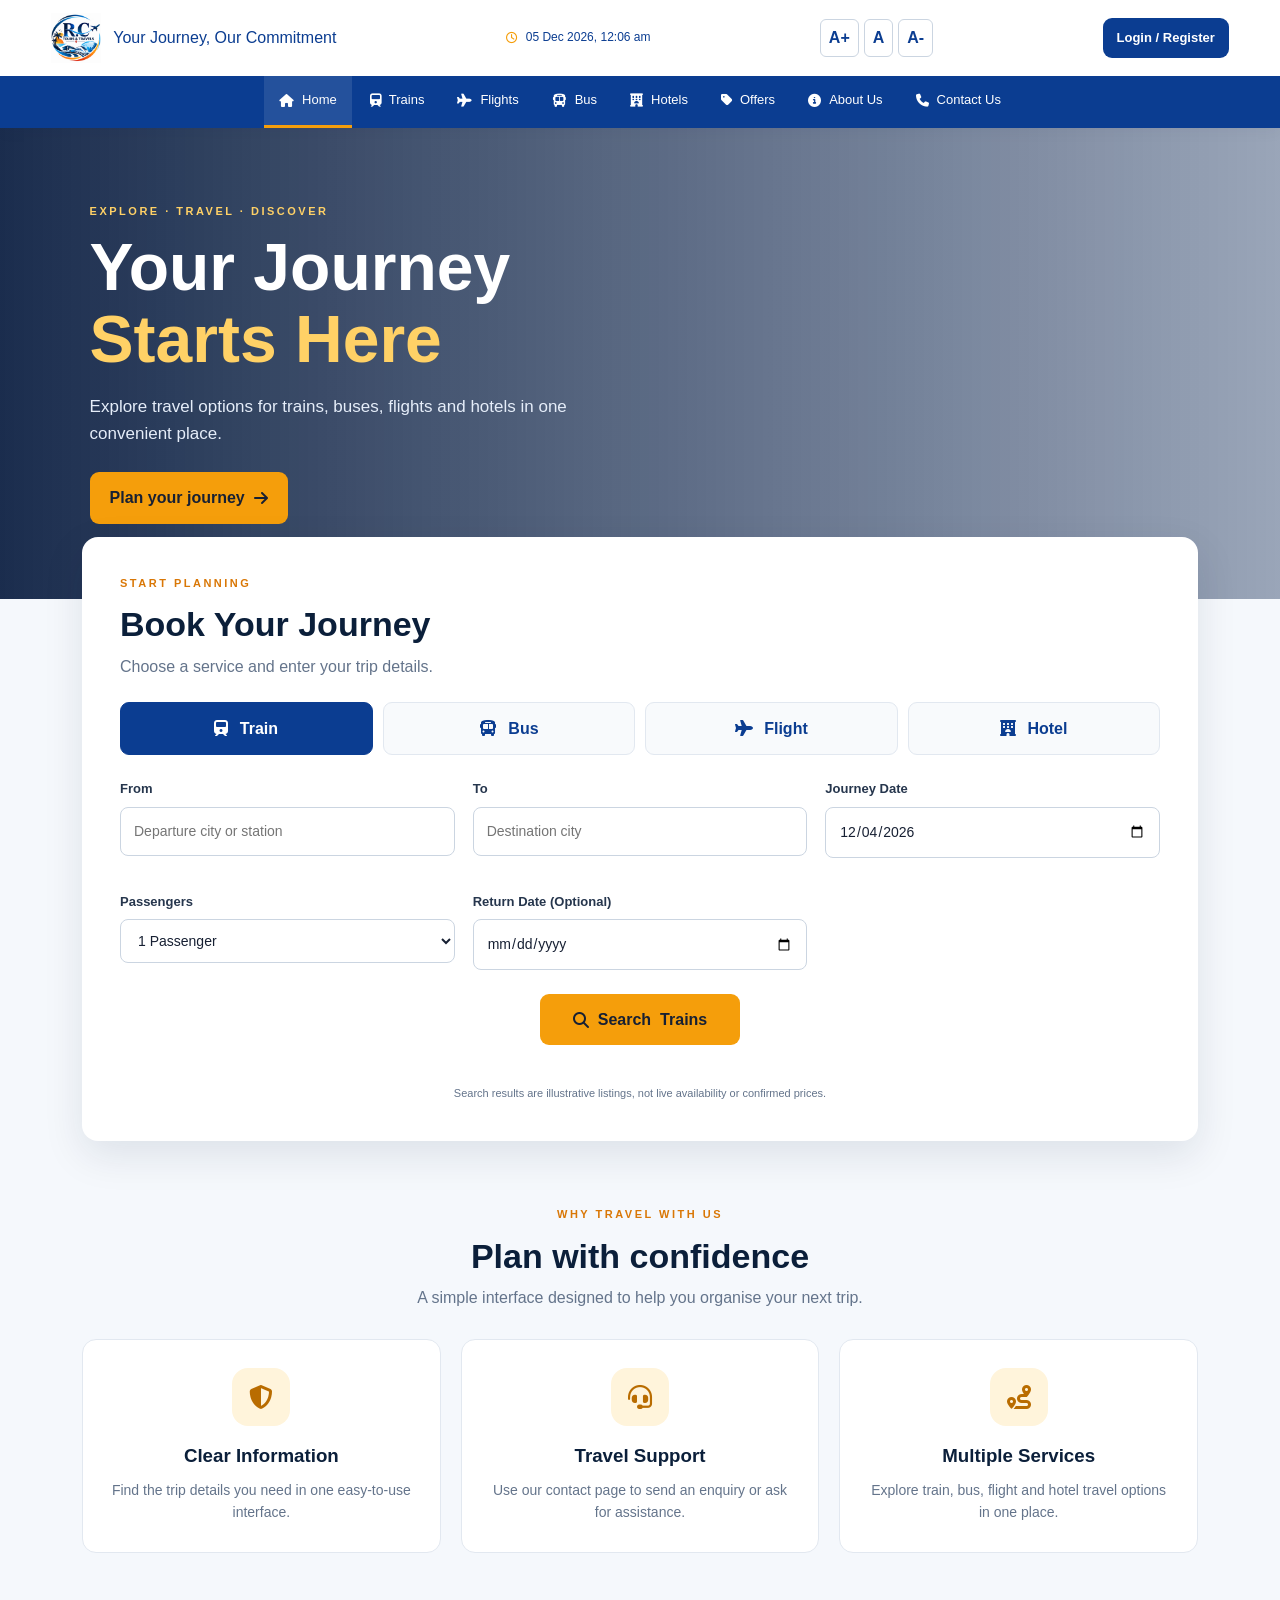
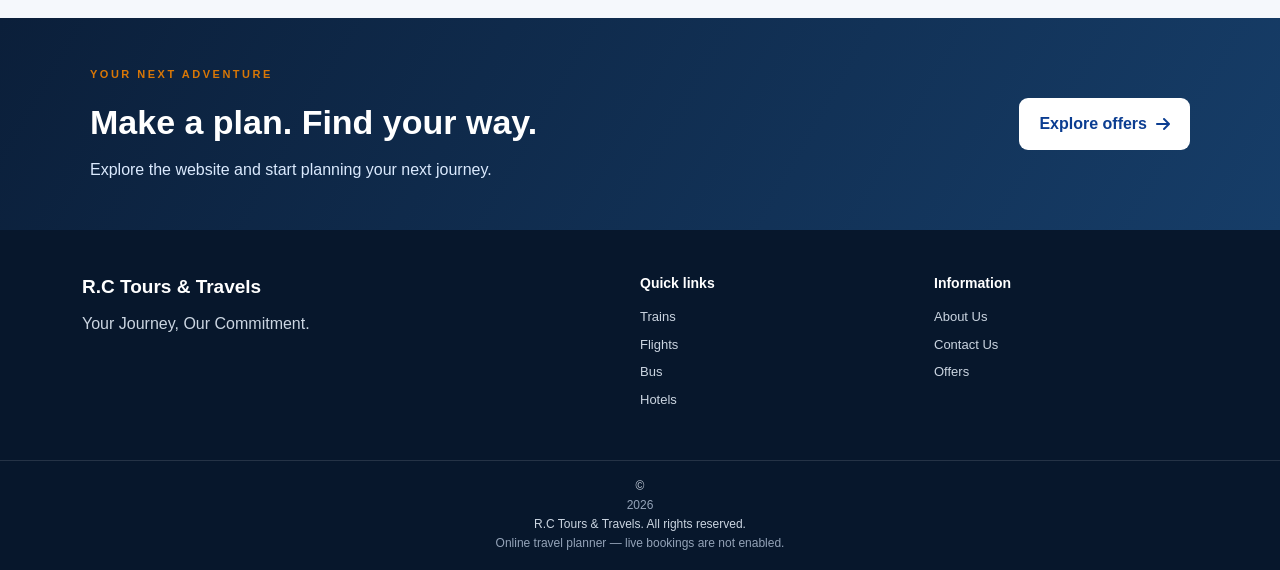
<file: rc_tours_travels/index.html>
<!DOCTYPE html>
<html lang="en">
<head>
  <meta charset="UTF-8">
  <meta name="viewport" content="width=device-width, initial-scale=1.0">
  <meta name="description" content="Plan your train, bus, flight and hotel journey with R.C Tours & Travels.">
  <title>R.C Tours & Travels | Home</title>
  <link rel="stylesheet" href="https://cdnjs.cloudflare.com/ajax/libs/font-awesome/6.7.2/css/all.min.css">
  <link rel="stylesheet" href="style.css">
</head>
<body>
<header class="site-header">
  <div class="top-header">
    <a href="index.html" class="logo">
            <img src="images/logo.png.png"
                 alt="R.C Tours & Travels Logo" width="50" height="50">
            <span>Your Journey, Our Commitment</span></a>
    <div class="navbar-time"><i class="fa-regular fa-clock"></i><span id="currentDateTime"></span></div>
    <div class="accessibility-controls" aria-label="Text size controls">
      <button type="button" id="zoomIn" aria-label="Increase text size">A+</button>
      <button type="button" id="resetZoom" aria-label="Reset text size">A</button>
      <button type="button" id="zoomOut" aria-label="Decrease text size">A-</button>
    </div>
    <a class="button button-small" href="contact.html">Login / Register</a>
  </div>
  <nav class="navbar" aria-label="Main navigation">
    <a class="active" href="index.html"><i class="fa-solid fa-house"></i> Home</a>
    <a href="trains.html"><i class="fa-solid fa-train"></i> Trains</a>
    <a href="flights.html"><i class="fa-solid fa-plane"></i> Flights</a>
    <a href="buses.html"><i class="fa-solid fa-bus"></i> Bus</a>
    <a href="hotels.html"><i class="fa-solid fa-hotel"></i> Hotels</a>
    <a href="offers.html"><i class="fa-solid fa-tag"></i> Offers</a>
    <a href="about.html"><i class="fa-solid fa-circle-info"></i> About Us</a>
    <a href="contact.html"><i class="fa-solid fa-phone"></i> Contact Us</a>
  </nav>
</header>

<main>
  <section class="hero">
    <div class="hero-content">
      <p class="eyebrow">EXPLORE · TRAVEL · DISCOVER</p>
      <h1>Your Journey<br><span>Starts Here</span></h1>
      <p>Explore travel options for trains, buses, flights and hotels in one convenient place.</p>
      <a href="#booking" class="button">Plan your journey <i class="fa-solid fa-arrow-right"></i></a>
    </div>
  </section>

  <section class="booking-section section-wrap" id="booking">
    <div class="booking-card">
      <div class="section-heading left">
        <p class="eyebrow">START PLANNING</p>
        <h2>Book Your Journey</h2>
        <p>Choose a service and enter your trip details.</p>
      </div>
      <div class="booking-tabs" role="tablist" aria-label="Travel service">
        <button type="button" class="booking-tab active" data-service="train"><i class="fa-solid fa-train"></i> Train</button>
        <button type="button" class="booking-tab" data-service="bus"><i class="fa-solid fa-bus"></i> Bus</button>
        <button type="button" class="booking-tab" data-service="flight"><i class="fa-solid fa-plane"></i> Flight</button>
        <button type="button" class="booking-tab" data-service="hotel"><i class="fa-solid fa-hotel"></i> Hotel</button>
      </div>
      <form id="bookingForm">
        <div class="form-grid">
          <div class="form-group" id="fromGroup"><label for="from">From</label><input type="text" id="from" name="from" placeholder="Departure city or station" list="citySuggestions" required></div>
          <div class="form-group"><label for="to" id="toLabel">To</label><input type="text" id="to" name="to" placeholder="Destination city" list="citySuggestions" required></div>
          <datalist id="citySuggestions">
            <option value="Mumbai"><option value="Mumbai Central"><option value="New Delhi"><option value="Delhi"><option value="Pune"><option value="Nashik"><option value="Nagpur"><option value="Bengaluru"><option value="Hyderabad"><option value="Chennai"><option value="Kolkata"><option value="Jaipur"><option value="Ahmedabad"><option value="Goa"><option value="Manali"><option value="Mysore"><option value="Lucknow"><option value="Bhopal"><option value="Surat"><option value="Amritsar">
          </datalist>
          <div class="form-group"><label for="JourneyDate" id="dateLabel">Journey Date</label><input type="date" id="JourneyDate" name="date" required></div>
          <div class="form-group" id="travellersGroup"><label for="travellers" id="travellersLabel">Passengers</label><select id="travellers" name="travellers"><option value="1">1 Passenger</option><option value="2">2 Passengers</option><option value="3">3 Passengers</option><option value="4">4 Passengers</option><option value="5">5 Passengers</option><option value="6">6 Passengers</option></select></div>
          <div class="form-group" id="returnGroup"><label for="returnDate">Return Date (Optional)</label><input type="date" id="returnDate" name="returnDate"></div>
        </div>
        <button type="submit" class="button search-btn"><i class="fa-solid fa-magnifying-glass"></i> Search <span id="searchService">Trains</span></button>
        <p id="bookingMessage" class="form-status" role="status" aria-live="polite"></p>
        <p class="disclaimer">Search results are illustrative listings, not live availability or confirmed prices.</p>
      </form>
    </div>
  </section>

  <section class="section-wrap benefits">
    <div class="section-heading"><p class="eyebrow">WHY TRAVEL WITH US</p><h2>Plan with confidence</h2><p>A simple interface designed to help you organise your next trip.</p></div>
    <div class="card-grid three">
      <article class="feature-card"><div class="feature-icon"><i class="fa-solid fa-shield-halved"></i></div><h3>Clear Information</h3><p>Find the trip details you need in one easy-to-use interface.</p></article>
      <article class="feature-card"><div class="feature-icon"><i class="fa-solid fa-headset"></i></div><h3>Travel Support</h3><p>Use our contact page to send an enquiry or ask for assistance.</p></article>
      <article class="feature-card"><div class="feature-icon"><i class="fa-solid fa-route"></i></div><h3>Multiple Services</h3><p>Explore train, bus, flight and hotel travel options in one place.</p></article>
    </div>
  </section>

  <section class="promo-band"><div><p class="eyebrow">YOUR NEXT ADVENTURE</p><h2>Make a plan. Find your way.</h2><p>Explore the website and start planning your next journey.</p></div><a href="offers.html" class="button button-light">Explore offers <i class="fa-solid fa-arrow-right"></i></a></section>
</main>
<footer class="site-footer"><div class="footer-main"><div><a href="index.html" class="footer-brand">R.C Tours & Travels</a><p>Your Journey, Our Commitment.</p></div><div><h3>Quick links</h3><a href="trains.html">Trains</a><a href="flights.html">Flights</a><a href="buses.html">Bus</a><a href="hotels.html">Hotels</a></div><div><h3>Information</h3><a href="about.html">About Us</a><a href="contact.html">Contact Us</a><a href="offers.html">Offers</a></div></div><div class="footer-bottom">© <span class="year"></span> R.C Tours & Travels. All rights reserved. <span>Online travel planner — live bookings are not enabled.</span></div></footer>
<script src="script.js"></script>
</body>
</html>
</file>
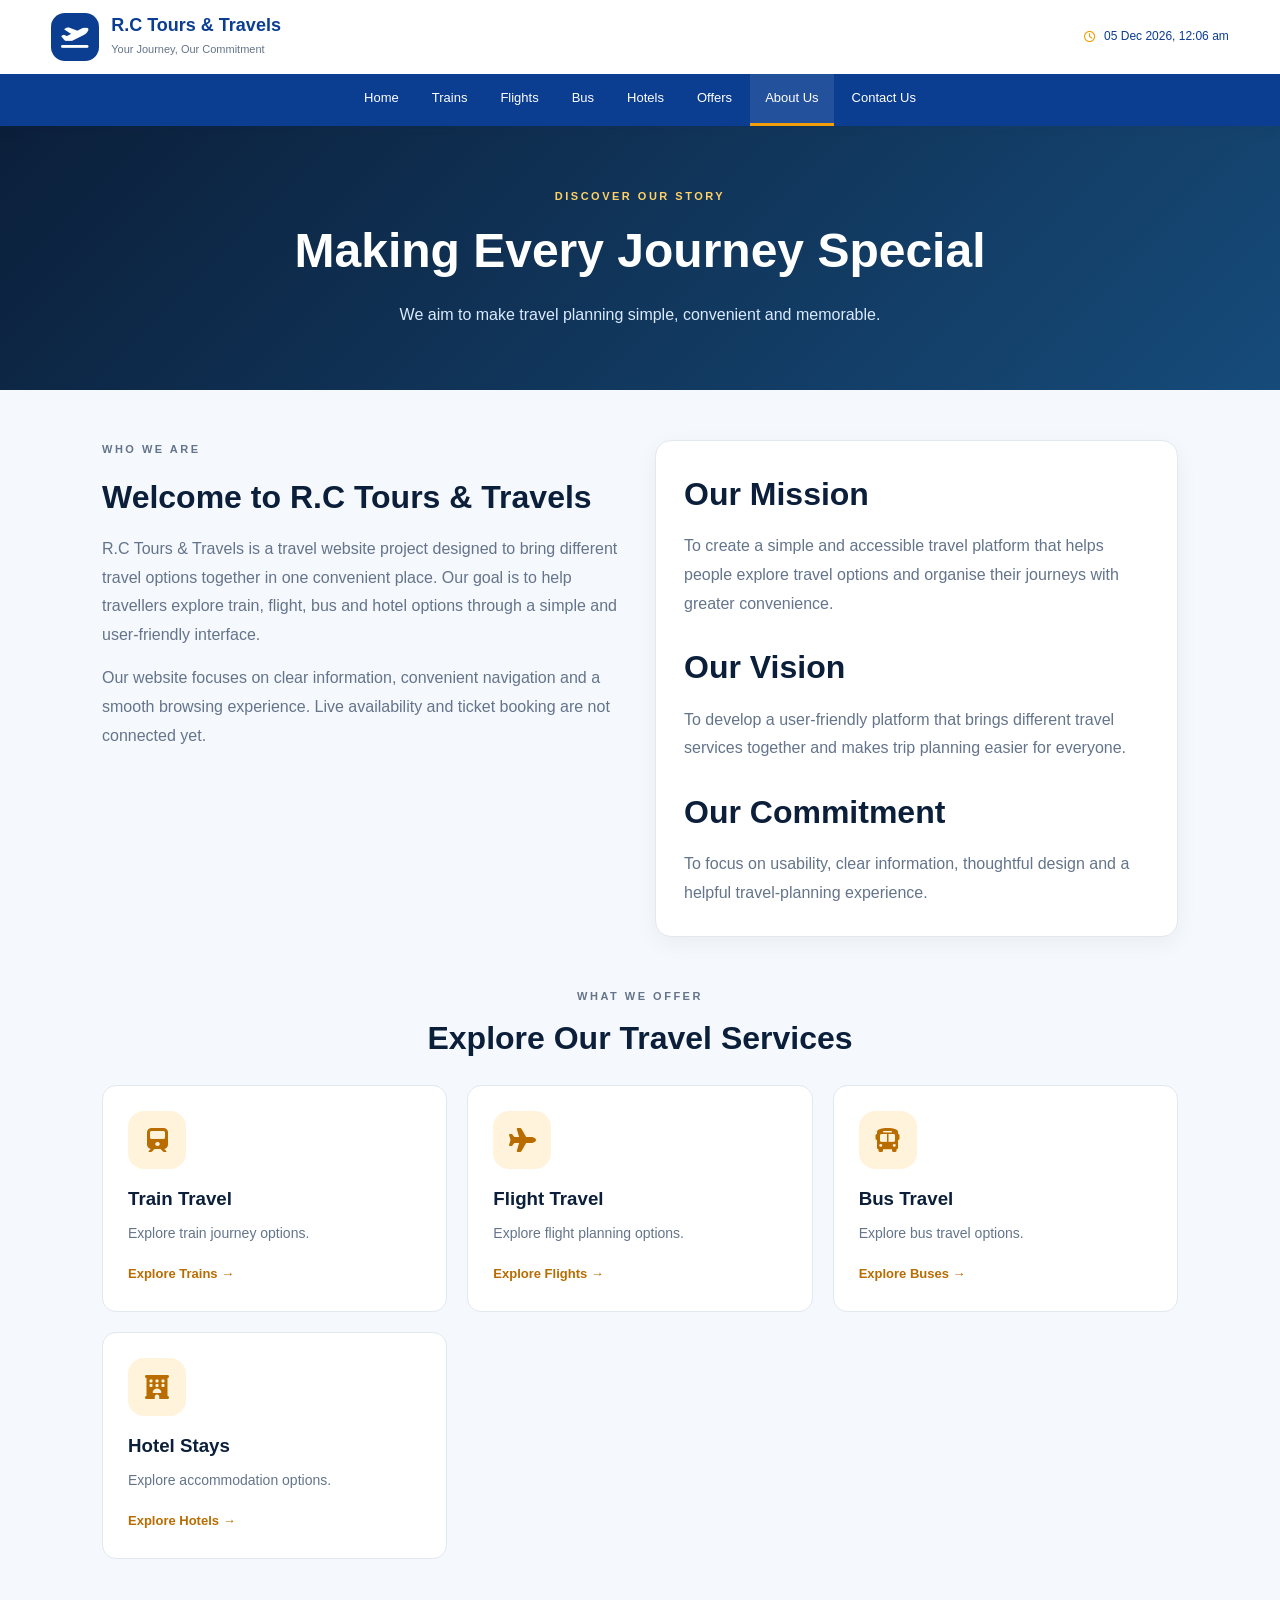
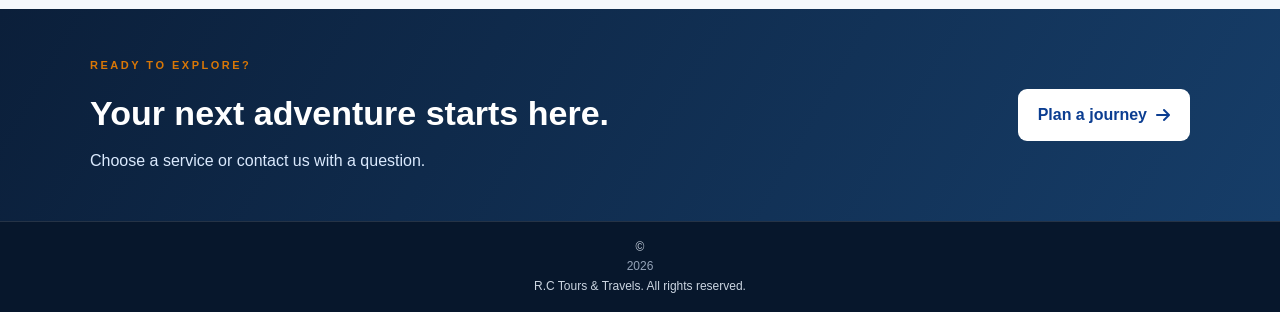
<file: rc_tours_travels/about.html>
<!DOCTYPE html>
<html lang="en"><head><meta charset="UTF-8"><meta name="viewport" content="width=device-width, initial-scale=1.0"><title>About Us | R.C Tours & Travels</title><link rel="stylesheet" href="https://cdnjs.cloudflare.com/ajax/libs/font-awesome/6.7.2/css/all.min.css"><link rel="stylesheet" href="style.css"></head>
<body><header class="site-header"><div class="top-header"><a href="index.html" class="logo"><span class="logo-mark"><i class="fa-solid fa-plane-departure"></i></span><span><strong>R.C Tours & Travels</strong><small>Your Journey, Our Commitment</small></span></a><div class="navbar-time"><i class="fa-regular fa-clock"></i><span id="currentDateTime"></span></div></div><nav class="navbar"><a href="index.html">Home</a><a href="trains.html">Trains</a><a href="flights.html">Flights</a><a href="buses.html">Bus</a><a href="hotels.html">Hotels</a><a href="offers.html">Offers</a><a class="active" href="about.html">About Us</a><a href="contact.html">Contact Us</a></nav></header>
<main><section class="page-hero"><p class="eyebrow">DISCOVER OUR STORY</p><h1>Making Every Journey Special</h1><p>We aim to make travel planning simple, convenient and memorable.</p></section>
<section class="content-section"><div class="split-grid"><div><p class="eyebrow">WHO WE ARE</p><h2>Welcome to R.C Tours & Travels</h2><p>R.C Tours & Travels is a travel website project designed to bring different travel options together in one convenient place. Our goal is to help travellers explore train, flight, bus and hotel options through a simple and user-friendly interface.</p><p style="margin-top:14px">Our website focuses on clear information, convenient navigation and a smooth browsing experience. Live availability and ticket booking are not connected yet.</p></div><div class="panel"><h2>Our Mission</h2><p>To create a simple and accessible travel platform that helps people explore travel options and organise their journeys with greater convenience.</p><h2 style="margin-top:24px">Our Vision</h2><p>To develop a user-friendly platform that brings different travel services together and makes trip planning easier for everyone.</p><h2 style="margin-top:24px">Our Commitment</h2><p>To focus on usability, clear information, thoughtful design and a helpful travel-planning experience.</p></div></div></section>
<section class="content-section"><div class="section-heading"><p class="eyebrow">WHAT WE OFFER</p><h2>Explore Our Travel Services</h2></div><div class="service-grid"><a class="service-card" href="trains.html"><div class="feature-icon"><i class="fa-solid fa-train"></i></div><h3>Train Travel</h3><p>Explore train journey options.</p><span>Explore Trains →</span></a><a class="service-card" href="flights.html"><div class="feature-icon"><i class="fa-solid fa-plane"></i></div><h3>Flight Travel</h3><p>Explore flight planning options.</p><span>Explore Flights →</span></a><a class="service-card" href="buses.html"><div class="feature-icon"><i class="fa-solid fa-bus"></i></div><h3>Bus Travel</h3><p>Explore bus travel options.</p><span>Explore Buses →</span></a><a class="service-card" href="hotels.html"><div class="feature-icon"><i class="fa-solid fa-hotel"></i></div><h3>Hotel Stays</h3><p>Explore accommodation options.</p><span>Explore Hotels →</span></a></div></section>
<section class="promo-band"><div><p class="eyebrow">READY TO EXPLORE?</p><h2>Your next adventure starts here.</h2><p>Choose a service or contact us with a question.</p></div><a href="index.html#booking" class="button button-light">Plan a journey <i class="fa-solid fa-arrow-right"></i></a></section></main>
<footer class="site-footer"><div class="footer-bottom">© <span class="year"></span> R.C Tours & Travels. All rights reserved.</div></footer><script src="script.js"></script></body></html>
</file>
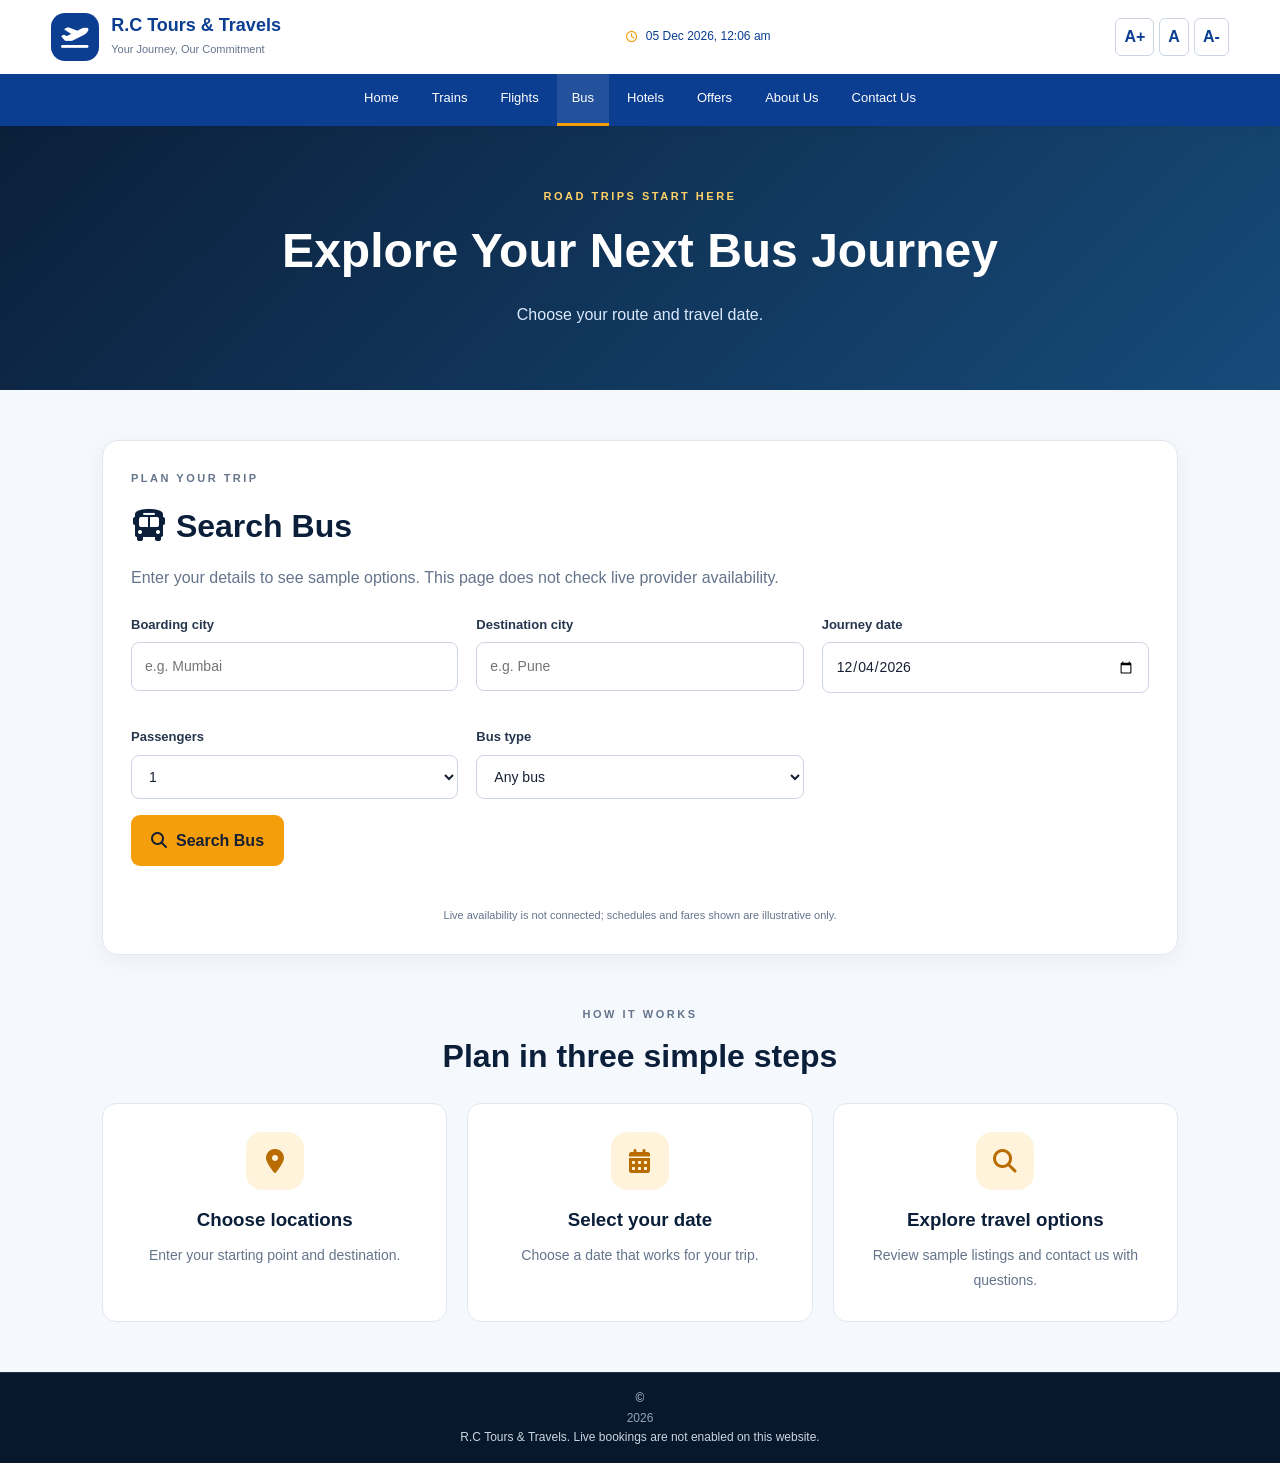
<file: rc_tours_travels/buses.html>
<!DOCTYPE html>
<html lang="en"><head><meta charset="UTF-8"><meta name="viewport" content="width=device-width, initial-scale=1.0"><title>Bus Booking | R.C Tours & Travels</title><link rel="stylesheet" href="https://cdnjs.cloudflare.com/ajax/libs/font-awesome/6.7.2/css/all.min.css"><link rel="stylesheet" href="style.css"></head>
<body><header class="site-header"><div class="top-header"><a href="index.html" class="logo"><span class="logo-mark"><i class="fa-solid fa-plane-departure"></i></span><span><strong>R.C Tours & Travels</strong><small>Your Journey, Our Commitment</small></span></a><div class="navbar-time"><i class="fa-regular fa-clock"></i><span id="currentDateTime"></span></div><div class="accessibility-controls"><button type="button" id="zoomIn" aria-label="Increase text size">A+</button><button type="button" id="resetZoom" aria-label="Reset text size">A</button><button type="button" id="zoomOut" aria-label="Decrease text size">A-</button></div></div><nav class="navbar"><a href="index.html">Home</a><a href="trains.html" >Trains</a><a href="flights.html" >Flights</a><a href="buses.html" class='active'>Bus</a><a href="hotels.html" >Hotels</a><a href="offers.html">Offers</a><a href="about.html">About Us</a><a href="contact.html">Contact Us</a></nav></header>
<main><section class="page-hero"><p class="eyebrow">ROAD TRIPS START HERE</p><h1>Explore Your Next Bus Journey</h1><p>Choose your route and travel date.</p></section>
<section class="content-section"><div class="panel"><p class="eyebrow">PLAN YOUR TRIP</p><h2><i class="fa-solid fa-bus"></i> Search Bus</h2><p style="margin-bottom:22px">Enter your details to see sample options. This page does not check live provider availability.</p>
<form id="serviceForm" data-service="bus"><div class="form-grid"><div class="form-group" id="serviceFromGroup"><label for="serviceFrom">Boarding city</label><input id="serviceFrom" name="from" list="serviceCities" placeholder="e.g. Mumbai" required></div>
<div class="form-group"><label for="serviceTo">Destination city</label><input id="serviceTo" name="to" list="serviceCities" placeholder="e.g. Pune" required></div>
<datalist id="serviceCities"><option value="Mumbai"><option value="Pune"><option value="Nashik"><option value="Nagpur"><option value="Goa"><option value="Surat"><option value="Ahmedabad"><option value="Bengaluru"><option value="Hyderabad"><option value="Indore"></datalist>
<div class="form-group"><label for="serviceDate">Journey date</label><input type="date" id="serviceDate" name="date" required></div>
<div class="form-group"><label for="serviceTravellers">Passengers</label><select id="serviceTravellers" name="travellers"><option value="1">1</option><option value="2">2</option><option value="3">3</option><option value="4">4</option><option value="5">5</option><option value="6">6</option></select></div>
<div class="form-group"><label for="busType">Bus type</label><select id="busType" name="busType"><option>Any bus</option><option>AC Seater</option><option>Non-AC Seater</option><option>AC Sleeper</option><option>Volvo</option></select></div>
</div><button class="button" type="submit"><i class="fa-solid fa-magnifying-glass"></i> Search Bus</button><p id="serviceMessage" class="form-status" role="status"></p><p class="disclaimer">Live availability is not connected; schedules and fares shown are illustrative only.</p></form></div></section>
<section class="content-section"><div class="section-heading"><p class="eyebrow">HOW IT WORKS</p><h2>Plan in three simple steps</h2></div><div class="card-grid three"><article class="feature-card"><div class="feature-icon"><i class="fa-solid fa-location-dot"></i></div><h3>Choose locations</h3><p>Enter your starting point and destination.</p></article><article class="feature-card"><div class="feature-icon"><i class="fa-solid fa-calendar-days"></i></div><h3>Select your date</h3><p>Choose a date that works for your trip.</p></article><article class="feature-card"><div class="feature-icon"><i class="fa-solid fa-magnifying-glass"></i></div><h3>Explore travel options</h3><p>Review sample listings and contact us with questions.</p></article></div></section></main>
<footer class="site-footer"><div class="footer-bottom">© <span class="year"></span> R.C Tours & Travels. Live bookings are not enabled on this website.</div></footer><script src="script.js"></script><script src="service.js"></script></body></html>
</file>
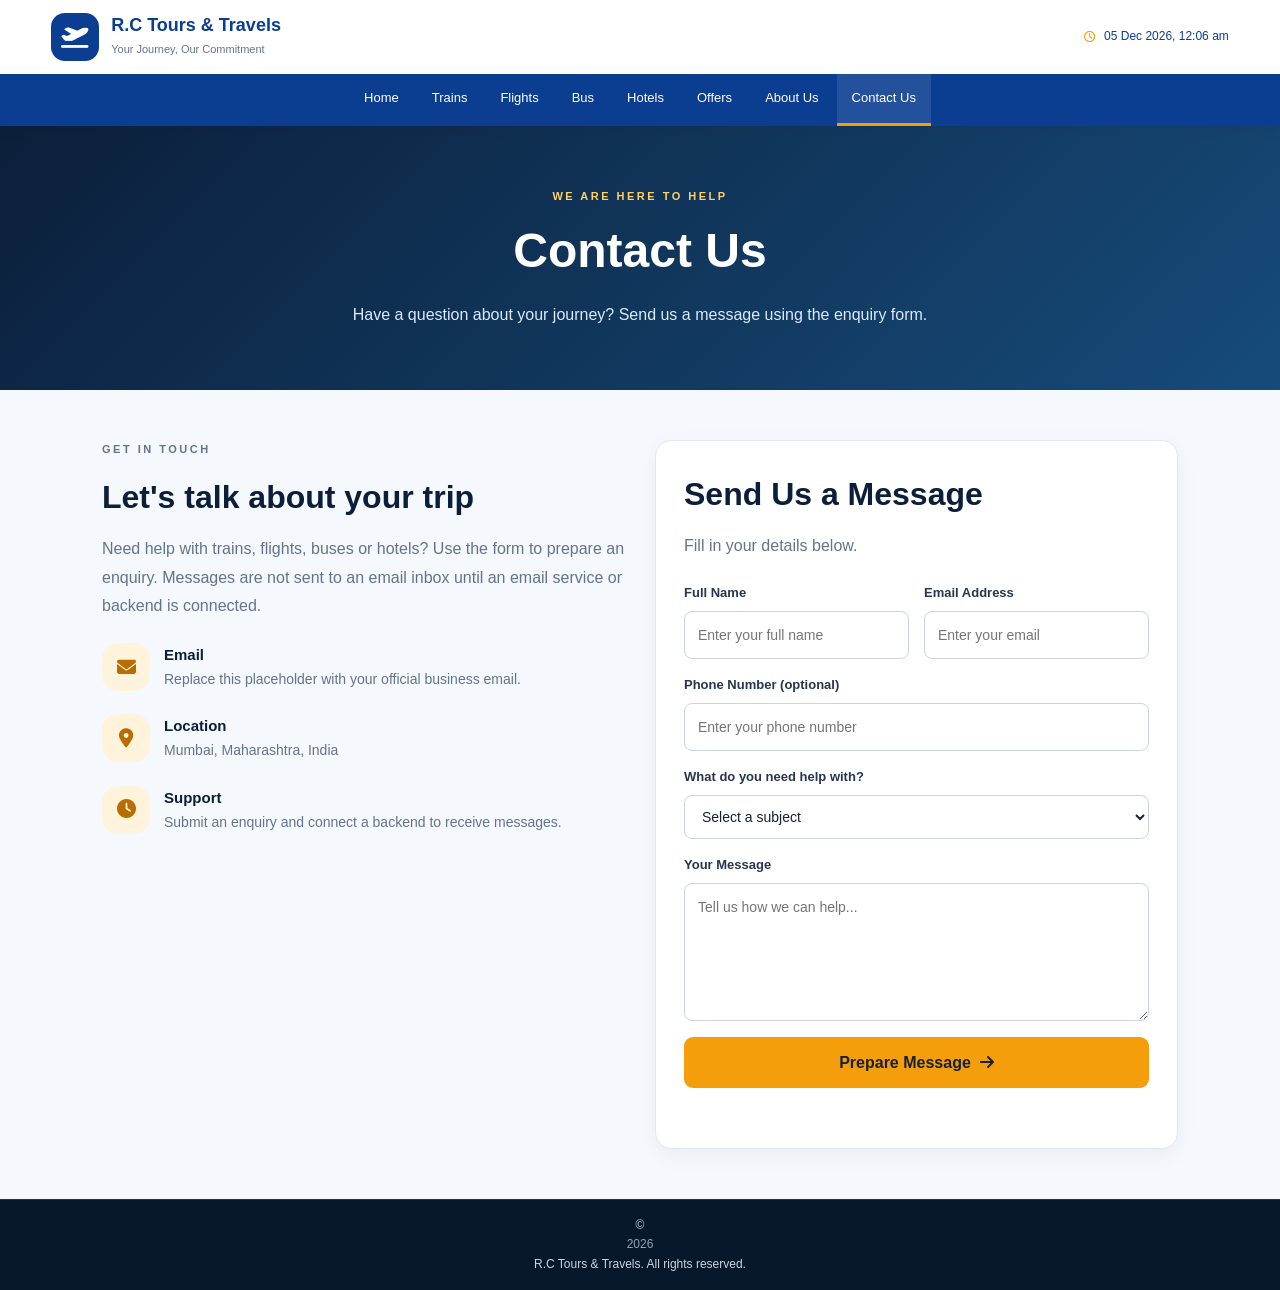
<file: rc_tours_travels/contact.html>
<!DOCTYPE html>
<html lang="en"><head><meta charset="UTF-8"><meta name="viewport" content="width=device-width, initial-scale=1.0"><title>Contact Us | R.C Tours & Travels</title><link rel="stylesheet" href="https://cdnjs.cloudflare.com/ajax/libs/font-awesome/6.7.2/css/all.min.css"><link rel="stylesheet" href="style.css"></head>
<body><header class="site-header"><div class="top-header"><a href="index.html" class="logo"><span class="logo-mark"><i class="fa-solid fa-plane-departure"></i></span><span><strong>R.C Tours & Travels</strong><small>Your Journey, Our Commitment</small></span></a><div class="navbar-time"><i class="fa-regular fa-clock"></i><span id="currentDateTime"></span></div></div><nav class="navbar"><a href="index.html">Home</a><a href="trains.html">Trains</a><a href="flights.html">Flights</a><a href="buses.html">Bus</a><a href="hotels.html">Hotels</a><a href="offers.html">Offers</a><a href="about.html">About Us</a><a class="active" href="contact.html">Contact Us</a></nav></header>
<main><section class="page-hero"><p class="eyebrow">WE ARE HERE TO HELP</p><h1>Contact Us</h1><p>Have a question about your journey? Send us a message using the enquiry form.</p></section>
<section class="content-section split-grid"><div><p class="eyebrow">GET IN TOUCH</p><h2>Let's talk about your trip</h2><p>Need help with trains, flights, buses or hotels? Use the form to prepare an enquiry. Messages are not sent to an email inbox until an email service or backend is connected.</p>
<div class="info-item"><div class="feature-icon"><i class="fa-solid fa-envelope"></i></div><div><h3>Email</h3><p>Replace this placeholder with your official business email.</p></div></div>
<div class="info-item"><div class="feature-icon"><i class="fa-solid fa-location-dot"></i></div><div><h3>Location</h3><p>Mumbai, Maharashtra, India</p></div></div>
<div class="info-item"><div class="feature-icon"><i class="fa-solid fa-clock"></i></div><div><h3>Support</h3><p>Submit an enquiry and connect a backend to receive messages.</p></div></div></div>
<div class="panel"><h2>Send Us a Message</h2><p style="margin-bottom:22px">Fill in your details below.</p><form id="contactForm" class="contact-form"><div class="form-row"><div class="form-group"><label for="fullName">Full Name</label><input id="fullName" name="fullName" autocomplete="name" placeholder="Enter your full name" required></div><div class="form-group"><label for="email">Email Address</label><input id="email" name="email" type="email" autocomplete="email" placeholder="Enter your email" required></div></div><div class="form-group"><label for="phone">Phone Number (optional)</label><input id="phone" name="phone" type="tel" pattern="[0-9+\-\s()]{7,20}" placeholder="Enter your phone number"></div><div class="form-group"><label for="subject">What do you need help with?</label><select id="subject" name="subject" required><option value="">Select a subject</option><option>Train Booking</option><option>Flight Booking</option><option>Bus Booking</option><option>Hotel Booking</option><option>Other Enquiry</option></select></div><div class="form-group"><label for="message">Your Message</label><textarea id="message" name="message" rows="5" placeholder="Tell us how we can help..." required></textarea></div><button class="button" type="submit">Prepare Message <i class="fa-solid fa-arrow-right"></i></button><p id="formStatus" class="form-status" role="status" aria-live="polite"></p></form></div></section></main>
<footer class="site-footer"><div class="footer-bottom">© <span class="year"></span> R.C Tours & Travels. All rights reserved.</div></footer>
<script src="script.js"></script><script>
document.getElementById("contactForm").addEventListener("submit", function(event) {
  event.preventDefault();
  const data = new FormData(this);
  const body = `Name: ${data.get("fullName")}\\nEmail: ${data.get("email")}\\nPhone: ${data.get("phone") || "Not provided"}\\nSubject: ${data.get("subject")}\\n\\n${data.get("message")}`;
  const status = document.getElementById("formStatus");
  status.textContent = "Your enquiry has been prepared, but it has not been sent. An email service or backend must be connected to deliver it.";
  status.className = "form-status success";
  // To enable email delivery, connect a trusted backend or form provider. No personal data is sent by this form.
});
</script></body></html>
</file>
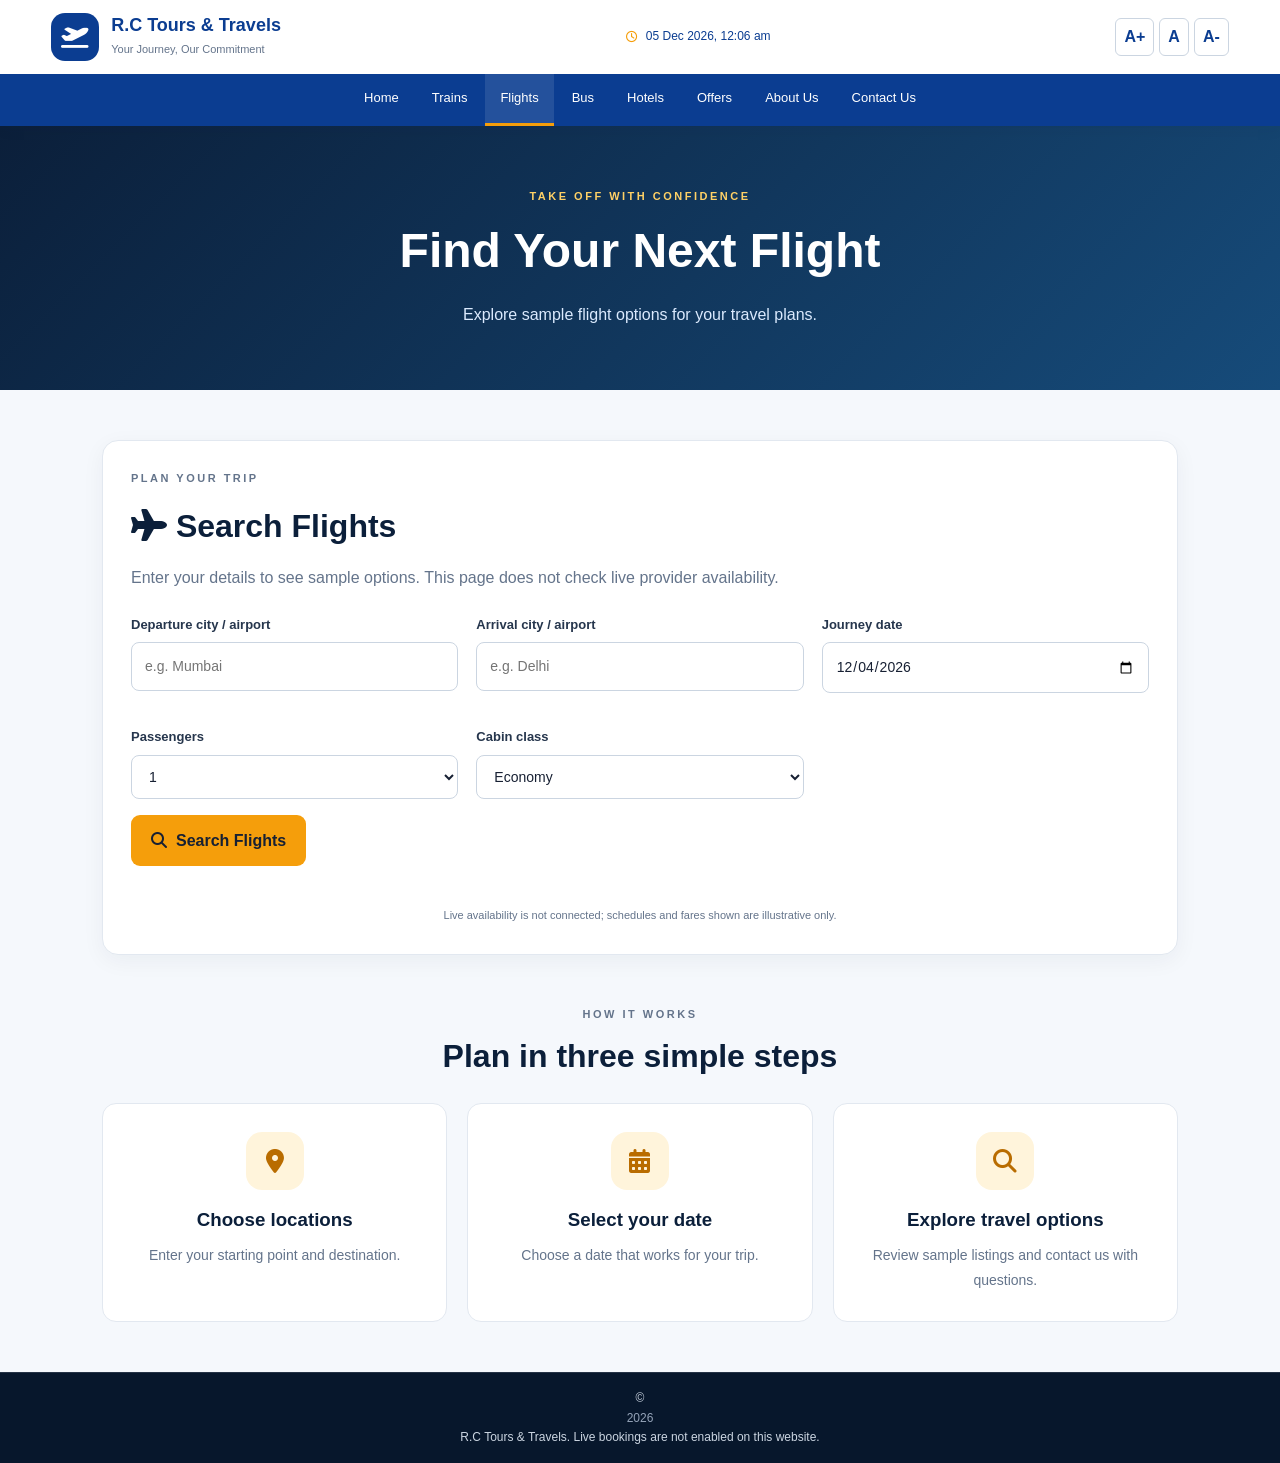
<file: rc_tours_travels/flights.html>
<!DOCTYPE html>
<html lang="en"><head><meta charset="UTF-8"><meta name="viewport" content="width=device-width, initial-scale=1.0"><title>Flight Booking | R.C Tours & Travels</title><link rel="stylesheet" href="https://cdnjs.cloudflare.com/ajax/libs/font-awesome/6.7.2/css/all.min.css"><link rel="stylesheet" href="style.css"></head>
<body><header class="site-header"><div class="top-header"><a href="index.html" class="logo"><span class="logo-mark"><i class="fa-solid fa-plane-departure"></i></span><span><strong>R.C Tours & Travels</strong><small>Your Journey, Our Commitment</small></span></a><div class="navbar-time"><i class="fa-regular fa-clock"></i><span id="currentDateTime"></span></div><div class="accessibility-controls"><button type="button" id="zoomIn" aria-label="Increase text size">A+</button><button type="button" id="resetZoom" aria-label="Reset text size">A</button><button type="button" id="zoomOut" aria-label="Decrease text size">A-</button></div></div><nav class="navbar"><a href="index.html">Home</a><a href="trains.html" >Trains</a><a href="flights.html" class='active'>Flights</a><a href="buses.html" >Bus</a><a href="hotels.html" >Hotels</a><a href="offers.html">Offers</a><a href="about.html">About Us</a><a href="contact.html">Contact Us</a></nav></header>
<main><section class="page-hero"><p class="eyebrow">TAKE OFF WITH CONFIDENCE</p><h1>Find Your Next Flight</h1><p>Explore sample flight options for your travel plans.</p></section>
<section class="content-section"><div class="panel"><p class="eyebrow">PLAN YOUR TRIP</p><h2><i class="fa-solid fa-plane"></i> Search Flights</h2><p style="margin-bottom:22px">Enter your details to see sample options. This page does not check live provider availability.</p>
<form id="serviceForm" data-service="flight"><div class="form-grid"><div class="form-group" id="serviceFromGroup"><label for="serviceFrom">Departure city / airport</label><input id="serviceFrom" name="from" list="serviceCities" placeholder="e.g. Mumbai" required></div>
<div class="form-group"><label for="serviceTo">Arrival city / airport</label><input id="serviceTo" name="to" list="serviceCities" placeholder="e.g. Delhi" required></div>
<datalist id="serviceCities"><option value="Mumbai"><option value="Delhi"><option value="Pune"><option value="Bengaluru"><option value="Hyderabad"><option value="Chennai"><option value="Kolkata"><option value="Jaipur"><option value="Ahmedabad"><option value="Goa"><option value="Lucknow"></datalist>
<div class="form-group"><label for="serviceDate">Journey date</label><input type="date" id="serviceDate" name="date" required></div>
<div class="form-group"><label for="serviceTravellers">Passengers</label><select id="serviceTravellers" name="travellers"><option value="1">1</option><option value="2">2</option><option value="3">3</option><option value="4">4</option><option value="5">5</option><option value="6">6</option></select></div>
<div class="form-group"><label for="cabinClass">Cabin class</label><select id="cabinClass" name="cabinClass"><option>Economy</option><option>Premium Economy</option><option>Business</option><option>First Class</option></select></div>
</div><button class="button" type="submit"><i class="fa-solid fa-magnifying-glass"></i> Search Flights</button><p id="serviceMessage" class="form-status" role="status"></p><p class="disclaimer">Live availability is not connected; schedules and fares shown are illustrative only.</p></form></div></section>
<section class="content-section"><div class="section-heading"><p class="eyebrow">HOW IT WORKS</p><h2>Plan in three simple steps</h2></div><div class="card-grid three"><article class="feature-card"><div class="feature-icon"><i class="fa-solid fa-location-dot"></i></div><h3>Choose locations</h3><p>Enter your starting point and destination.</p></article><article class="feature-card"><div class="feature-icon"><i class="fa-solid fa-calendar-days"></i></div><h3>Select your date</h3><p>Choose a date that works for your trip.</p></article><article class="feature-card"><div class="feature-icon"><i class="fa-solid fa-magnifying-glass"></i></div><h3>Explore travel options</h3><p>Review sample listings and contact us with questions.</p></article></div></section></main>
<footer class="site-footer"><div class="footer-bottom">© <span class="year"></span> R.C Tours & Travels. Live bookings are not enabled on this website.</div></footer><script src="script.js"></script><script src="service.js"></script></body></html>
</file>
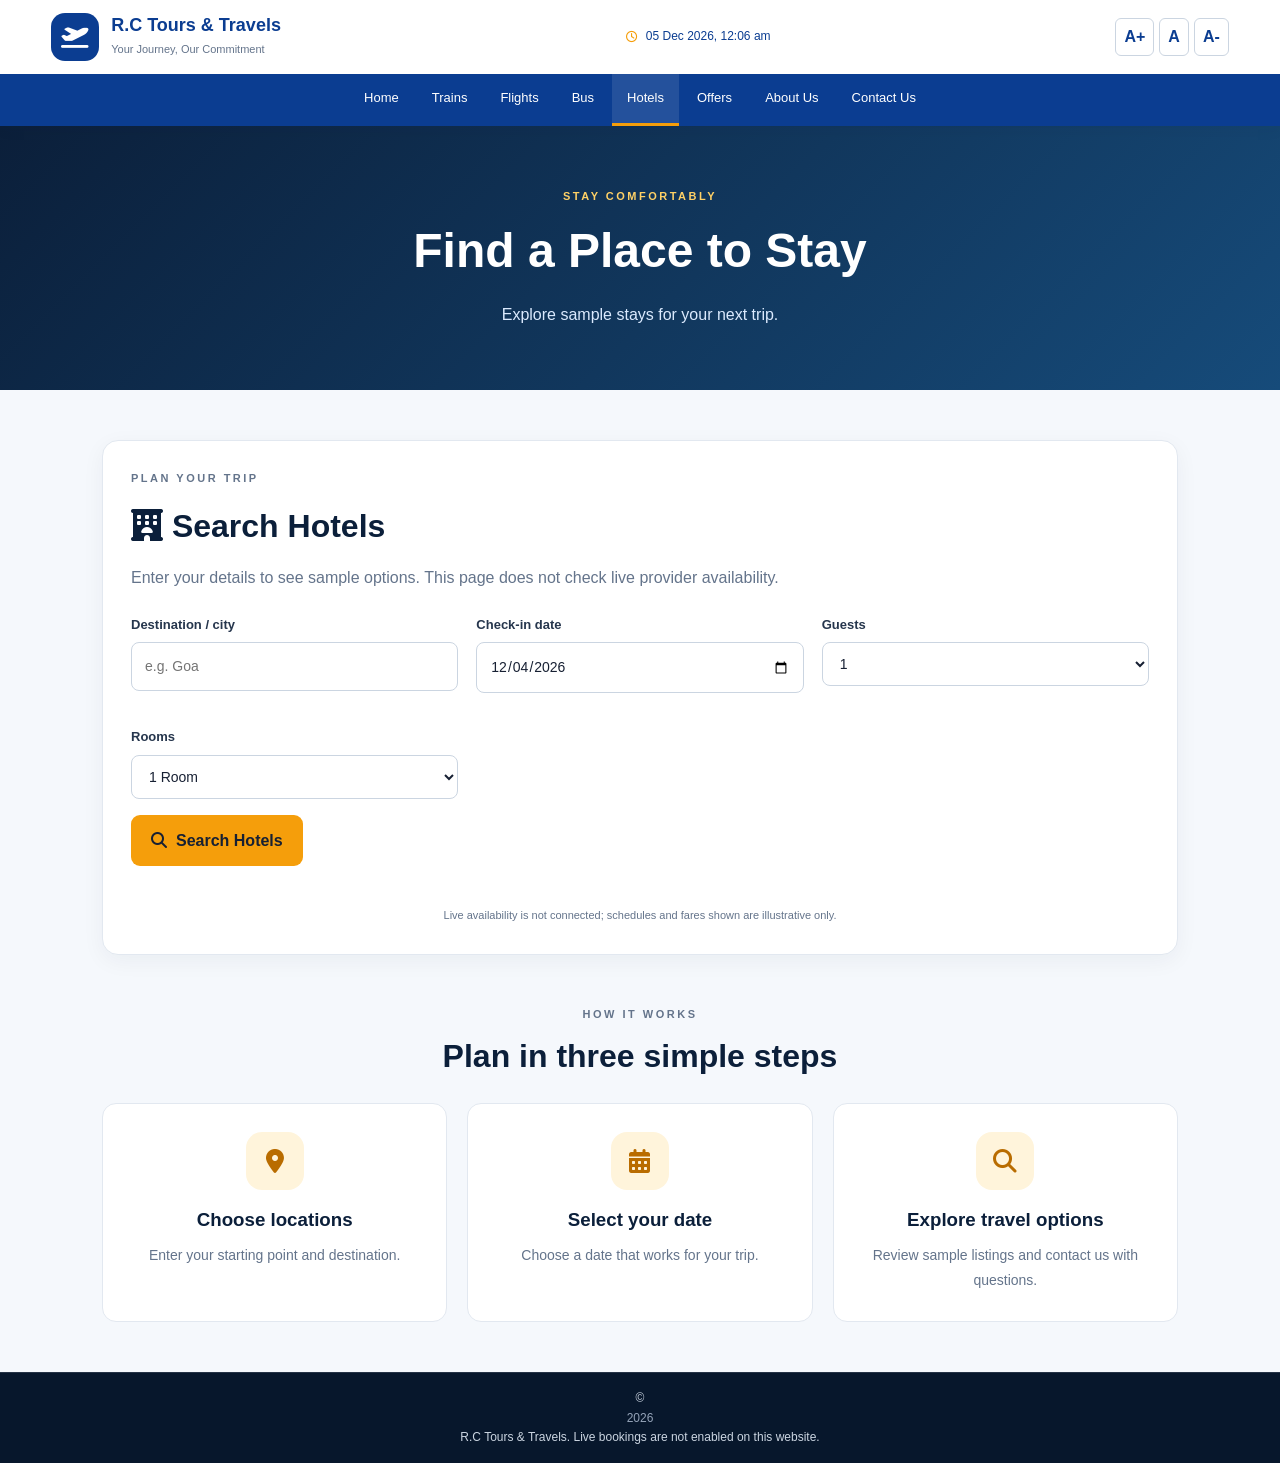
<file: rc_tours_travels/hotels.html>
<!DOCTYPE html>
<html lang="en"><head><meta charset="UTF-8"><meta name="viewport" content="width=device-width, initial-scale=1.0"><title>Hotel Booking | R.C Tours & Travels</title><link rel="stylesheet" href="https://cdnjs.cloudflare.com/ajax/libs/font-awesome/6.7.2/css/all.min.css"><link rel="stylesheet" href="style.css"></head>
<body><header class="site-header"><div class="top-header"><a href="index.html" class="logo"><span class="logo-mark"><i class="fa-solid fa-plane-departure"></i></span><span><strong>R.C Tours & Travels</strong><small>Your Journey, Our Commitment</small></span></a><div class="navbar-time"><i class="fa-regular fa-clock"></i><span id="currentDateTime"></span></div><div class="accessibility-controls"><button type="button" id="zoomIn" aria-label="Increase text size">A+</button><button type="button" id="resetZoom" aria-label="Reset text size">A</button><button type="button" id="zoomOut" aria-label="Decrease text size">A-</button></div></div><nav class="navbar"><a href="index.html">Home</a><a href="trains.html" >Trains</a><a href="flights.html" >Flights</a><a href="buses.html" >Bus</a><a href="hotels.html" class='active'>Hotels</a><a href="offers.html">Offers</a><a href="about.html">About Us</a><a href="contact.html">Contact Us</a></nav></header>
<main><section class="page-hero"><p class="eyebrow">STAY COMFORTABLY</p><h1>Find a Place to Stay</h1><p>Explore sample stays for your next trip.</p></section>
<section class="content-section"><div class="panel"><p class="eyebrow">PLAN YOUR TRIP</p><h2><i class="fa-solid fa-hotel"></i> Search Hotels</h2><p style="margin-bottom:22px">Enter your details to see sample options. This page does not check live provider availability.</p>
<form id="serviceForm" data-service="hotel"><div class="form-grid">
<div class="form-group"><label for="serviceTo">Destination / city</label><input id="serviceTo" name="to" list="serviceCities" placeholder="e.g. Goa" required></div>
<datalist id="serviceCities"><option value="Mumbai"><option value="Pune"><option value="Goa"><option value="Manali"><option value="Jaipur"><option value="Bengaluru"><option value="Hyderabad"><option value="Chennai"><option value="Kolkata"><option value="Mysore"></datalist>
<div class="form-group"><label for="serviceDate">Check-in date</label><input type="date" id="serviceDate" name="date" required></div>
<div class="form-group"><label for="serviceTravellers">Guests</label><select id="serviceTravellers" name="travellers"><option value="1">1</option><option value="2">2</option><option value="3">3</option><option value="4">4</option><option value="5">5</option><option value="6">6</option></select></div>
<div class="form-group"><label for="rooms">Rooms</label><select id="rooms" name="rooms"><option value="1">1 Room</option><option value="2">2 Rooms</option><option value="3">3 Rooms</option><option value="4">4 Rooms</option></select></div>
</div><button class="button" type="submit"><i class="fa-solid fa-magnifying-glass"></i> Search Hotels</button><p id="serviceMessage" class="form-status" role="status"></p><p class="disclaimer">Live availability is not connected; schedules and fares shown are illustrative only.</p></form></div></section>
<section class="content-section"><div class="section-heading"><p class="eyebrow">HOW IT WORKS</p><h2>Plan in three simple steps</h2></div><div class="card-grid three"><article class="feature-card"><div class="feature-icon"><i class="fa-solid fa-location-dot"></i></div><h3>Choose locations</h3><p>Enter your starting point and destination.</p></article><article class="feature-card"><div class="feature-icon"><i class="fa-solid fa-calendar-days"></i></div><h3>Select your date</h3><p>Choose a date that works for your trip.</p></article><article class="feature-card"><div class="feature-icon"><i class="fa-solid fa-magnifying-glass"></i></div><h3>Explore travel options</h3><p>Review sample listings and contact us with questions.</p></article></div></section></main>
<footer class="site-footer"><div class="footer-bottom">© <span class="year"></span> R.C Tours & Travels. Live bookings are not enabled on this website.</div></footer><script src="script.js"></script><script src="service.js"></script></body></html>
</file>
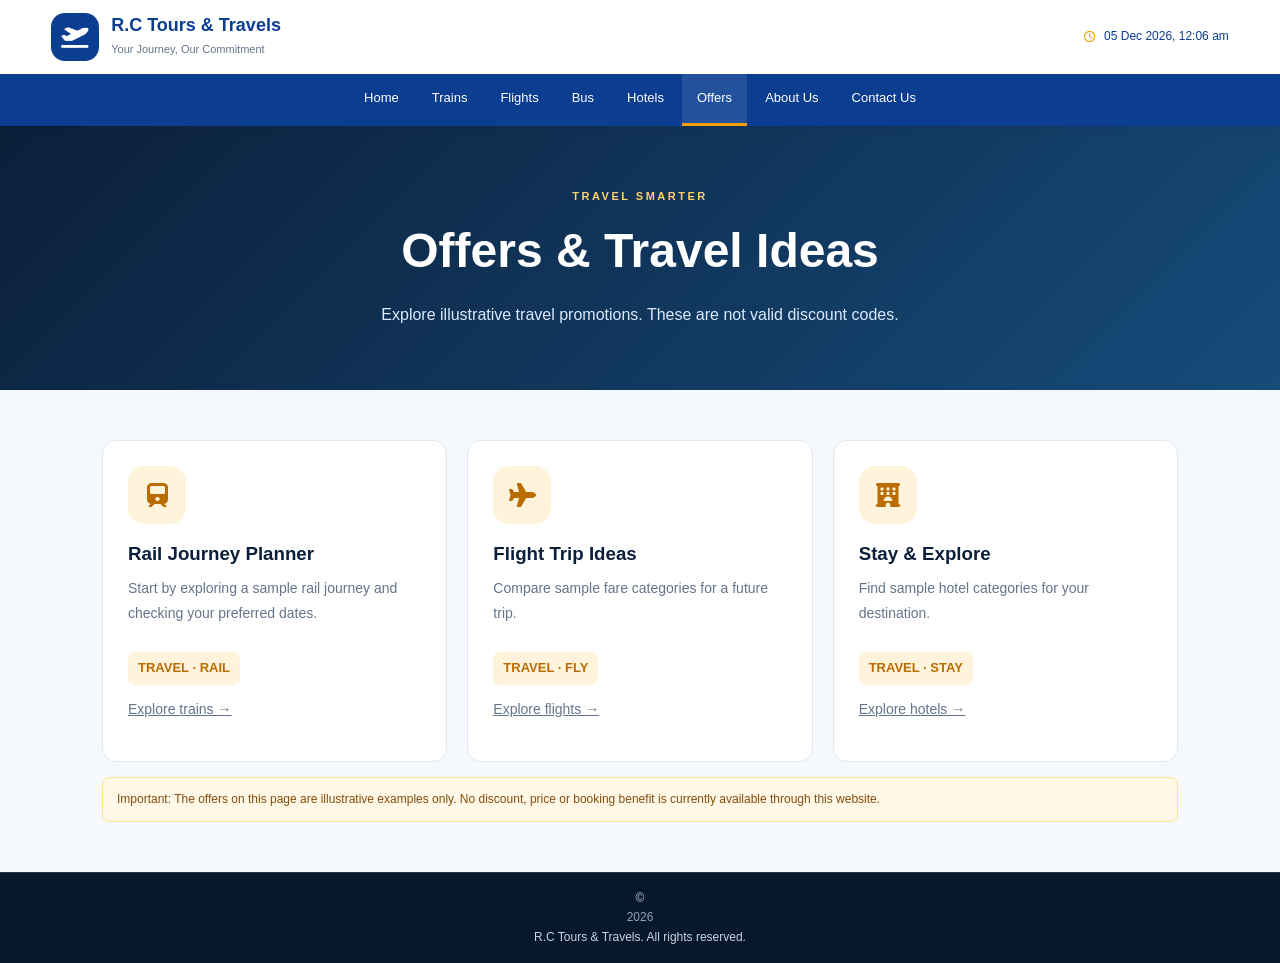
<file: rc_tours_travels/offers.html>
<!DOCTYPE html>
<html lang="en"><head><meta charset="UTF-8"><meta name="viewport" content="width=device-width, initial-scale=1.0"><title>Offers | R.C Tours & Travels</title><link rel="stylesheet" href="https://cdnjs.cloudflare.com/ajax/libs/font-awesome/6.7.2/css/all.min.css"><link rel="stylesheet" href="style.css"></head>
<body><header class="site-header"><div class="top-header"><a href="index.html" class="logo"><span class="logo-mark"><i class="fa-solid fa-plane-departure"></i></span><span><strong>R.C Tours & Travels</strong><small>Your Journey, Our Commitment</small></span></a><div class="navbar-time"><i class="fa-regular fa-clock"></i><span id="currentDateTime"></span></div></div><nav class="navbar"><a href="index.html">Home</a><a href="trains.html">Trains</a><a href="flights.html">Flights</a><a href="buses.html">Bus</a><a href="hotels.html">Hotels</a><a class="active" href="offers.html">Offers</a><a href="about.html">About Us</a><a href="contact.html">Contact Us</a></nav></header>
<main><section class="page-hero"><p class="eyebrow">TRAVEL SMARTER</p><h1>Offers & Travel Ideas</h1><p>Explore illustrative travel promotions. These are not valid discount codes.</p></section><section class="content-section"><div class="service-grid"><article class="service-card offer-card"><div class="feature-icon"><i class="fa-solid fa-train"></i></div><h3>Rail Journey Planner</h3><p>Start by exploring a sample rail journey and checking your preferred dates.</p><span class="offer-code">TRAVEL · RAIL</span><p><a href="trains.html">Explore trains →</a></p></article><article class="service-card offer-card"><div class="feature-icon"><i class="fa-solid fa-plane"></i></div><h3>Flight Trip Ideas</h3><p>Compare sample fare categories for a future trip.</p><span class="offer-code">TRAVEL · FLY</span><p><a href="flights.html">Explore flights →</a></p></article><article class="service-card offer-card"><div class="feature-icon"><i class="fa-solid fa-hotel"></i></div><h3>Stay & Explore</h3><p>Find sample hotel categories for your destination.</p><span class="offer-code">TRAVEL · STAY</span><p><a href="hotels.html">Explore hotels →</a></p></article></div><div class="notice">Important: The offers on this page are illustrative examples only. No discount, price or booking benefit is currently available through this website.</div></section></main>
<footer class="site-footer"><div class="footer-bottom">© <span class="year"></span> R.C Tours & Travels. All rights reserved.</div></footer><script src="script.js"></script></body></html>
</file>
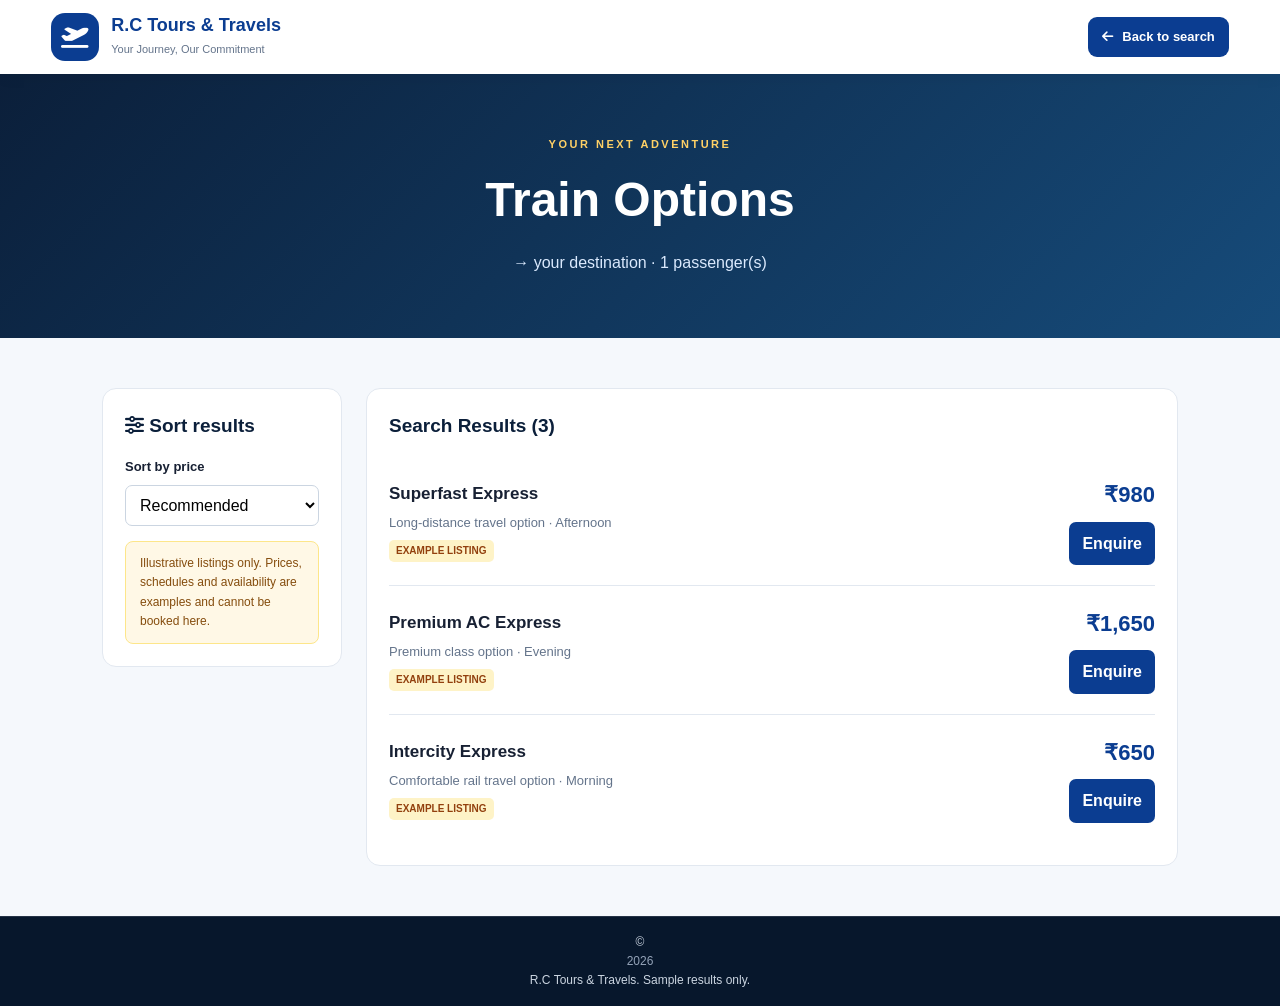
<file: rc_tours_travels/results.html>
<!DOCTYPE html>
<html lang="en"><head><meta charset="UTF-8"><meta name="viewport" content="width=device-width, initial-scale=1.0"><title>Search Results | R.C Tours & Travels</title><link rel="stylesheet" href="https://cdnjs.cloudflare.com/ajax/libs/font-awesome/6.7.2/css/all.min.css"><link rel="stylesheet" href="style.css"></head>
<body><header class="site-header"><div class="top-header"><a href="index.html" class="logo"><span class="logo-mark"><i class="fa-solid fa-plane-departure"></i></span><span><strong>R.C Tours & Travels</strong><small>Your Journey, Our Commitment</small></span></a><a href="index.html#booking" class="button button-small"><i class="fa-solid fa-arrow-left"></i> Back to search</a></div></header>
<main><section class="page-hero"><p class="eyebrow">YOUR NEXT ADVENTURE</p><h1 id="resultsTitle">Available Travel Options</h1><p id="routeSummary">Sample listings for your search.</p></section>
<section class="content-section result-layout"><aside class="filter-panel"><h2><i class="fa-solid fa-sliders"></i> Sort results</h2><label for="sortResults">Sort by price</label><select id="sortResults"><option value="recommended">Recommended</option><option value="low">Price: Low to High</option><option value="high">Price: High to Low</option></select><div class="notice">Illustrative listings only. Prices, schedules and availability are examples and cannot be booked here.</div></aside><section class="results-panel"><h2>Search Results <span id="resultCount"></span></h2><div id="resultsCards"></div><p id="emptyMessage" hidden>No options are available for this search.</p></section></section></main>
<footer class="site-footer"><div class="footer-bottom">© <span class="year"></span> R.C Tours & Travels. Sample results only.</div></footer><script src="results.js"></script></body></html>
</file>
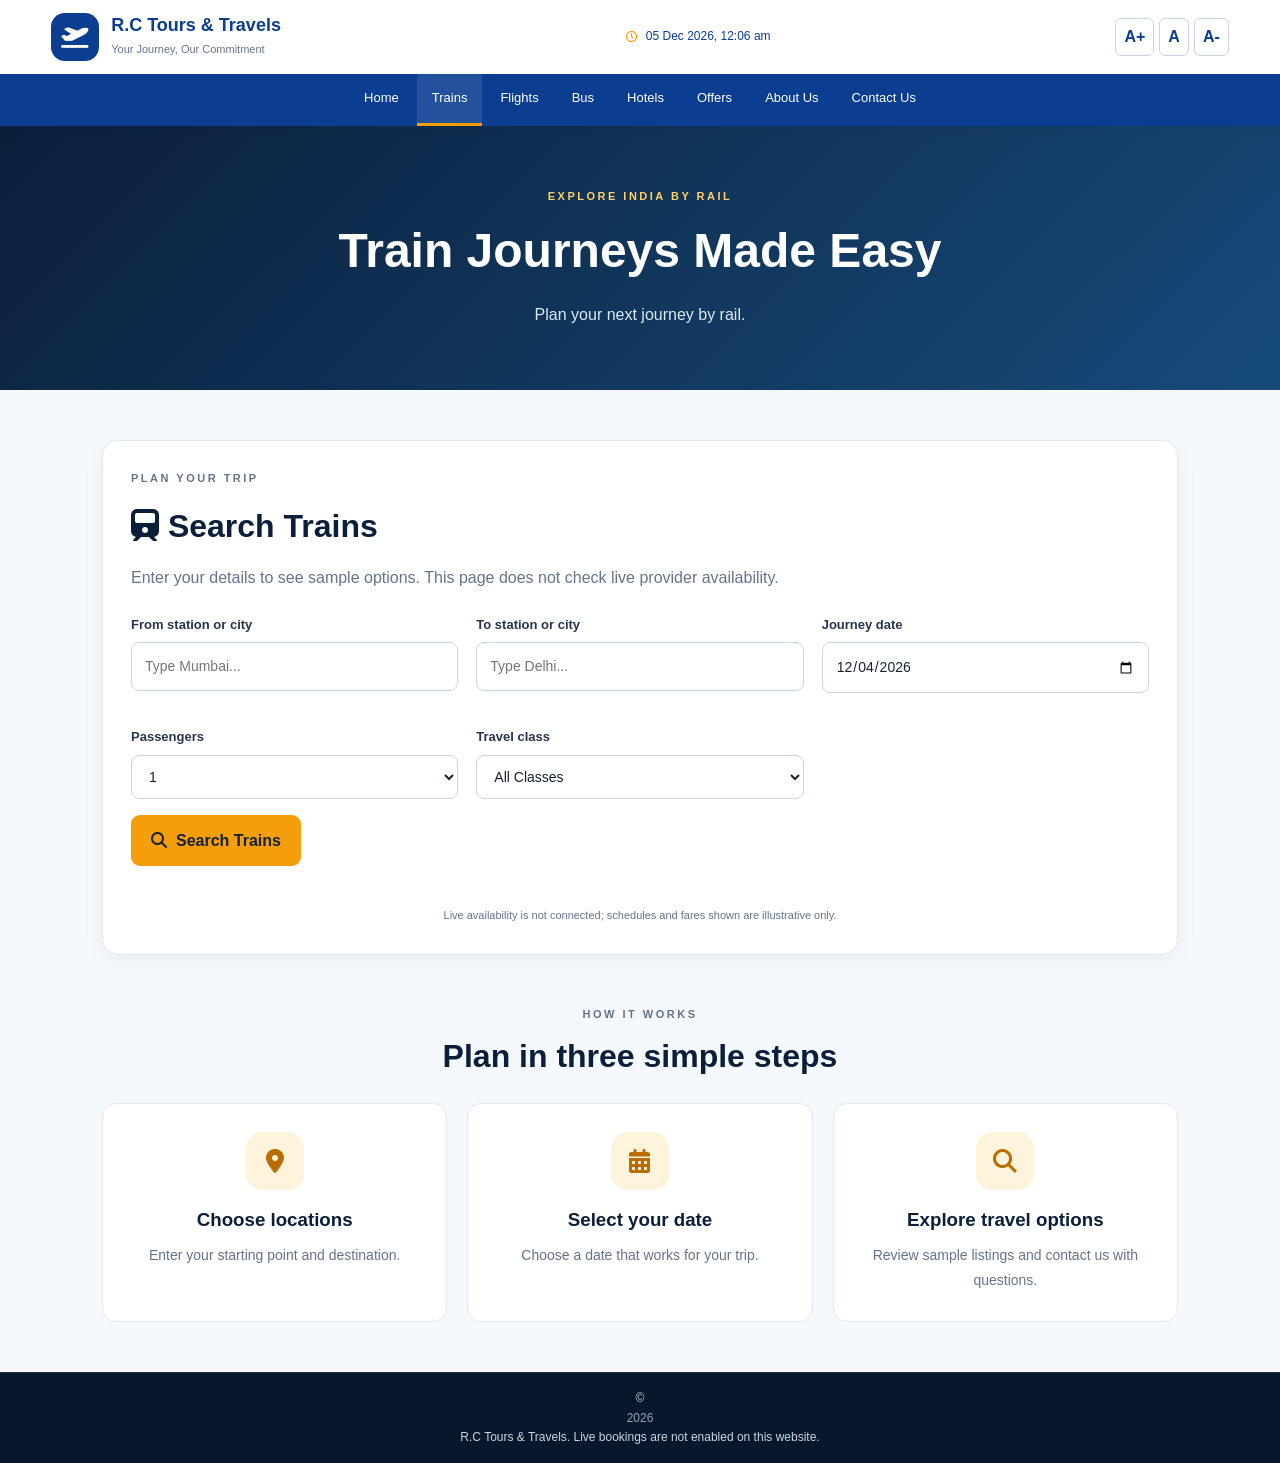
<file: rc_tours_travels/trains.html>
<!DOCTYPE html>
<html lang="en"><head><meta charset="UTF-8"><meta name="viewport" content="width=device-width, initial-scale=1.0"><title>Train Booking | R.C Tours & Travels</title><link rel="stylesheet" href="https://cdnjs.cloudflare.com/ajax/libs/font-awesome/6.7.2/css/all.min.css"><link rel="stylesheet" href="style.css"></head>
<body><header class="site-header"><div class="top-header"><a href="index.html" class="logo"><span class="logo-mark"><i class="fa-solid fa-plane-departure"></i></span><span><strong>R.C Tours & Travels</strong><small>Your Journey, Our Commitment</small></span></a><div class="navbar-time"><i class="fa-regular fa-clock"></i><span id="currentDateTime"></span></div><div class="accessibility-controls"><button type="button" id="zoomIn" aria-label="Increase text size">A+</button><button type="button" id="resetZoom" aria-label="Reset text size">A</button><button type="button" id="zoomOut" aria-label="Decrease text size">A-</button></div></div><nav class="navbar"><a href="index.html">Home</a><a href="trains.html" class='active'>Trains</a><a href="flights.html" >Flights</a><a href="buses.html" >Bus</a><a href="hotels.html" >Hotels</a><a href="offers.html">Offers</a><a href="about.html">About Us</a><a href="contact.html">Contact Us</a></nav></header>
<main><section class="page-hero"><p class="eyebrow">EXPLORE INDIA BY RAIL</p><h1>Train Journeys Made Easy</h1><p>Plan your next journey by rail.</p></section>
<section class="content-section"><div class="panel"><p class="eyebrow">PLAN YOUR TRIP</p><h2><i class="fa-solid fa-train"></i> Search Trains</h2><p style="margin-bottom:22px">Enter your details to see sample options. This page does not check live provider availability.</p>
<form id="serviceForm" data-service="train"><div class="form-grid"><div class="form-group" id="serviceFromGroup"><label for="serviceFrom">From station or city</label><input id="serviceFrom" name="from" list="serviceCities" placeholder="Type Mumbai..." required></div>
<div class="form-group"><label for="serviceTo">To station or city</label><input id="serviceTo" name="to" list="serviceCities" placeholder="Type Delhi..." required></div>
<datalist id="serviceCities"><option value="Mumbai"><option value="Mumbai Central"><option value="Chhatrapati Shivaji Maharaj Terminus"><option value="New Delhi"><option value="Delhi"><option value="Pune"><option value="Nashik"><option value="Nagpur"><option value="Ahmedabad"><option value="Surat"><option value="Jaipur"><option value="Bengaluru"><option value="Chennai"><option value="Hyderabad"><option value="Kolkata"><option value="Lucknow"><option value="Bhopal"><option value="Amritsar"></datalist>
<div class="form-group"><label for="serviceDate">Journey date</label><input type="date" id="serviceDate" name="date" required></div>
<div class="form-group"><label for="serviceTravellers">Passengers</label><select id="serviceTravellers" name="travellers"><option value="1">1</option><option value="2">2</option><option value="3">3</option><option value="4">4</option><option value="5">5</option><option value="6">6</option></select></div>
<div class="form-group"><label for="travelClass">Travel class</label><select id="travelClass" name="travelClass"><option>All Classes</option><option>Sleeper (SL)</option><option>AC 3 Tier (3A)</option><option>AC 2 Tier (2A)</option><option>AC First Class (1A)</option><option>Chair Car (CC)</option></select></div>
</div><button class="button" type="submit"><i class="fa-solid fa-magnifying-glass"></i> Search Trains</button><p id="serviceMessage" class="form-status" role="status"></p><p class="disclaimer">Live availability is not connected; schedules and fares shown are illustrative only.</p></form></div></section>
<section class="content-section"><div class="section-heading"><p class="eyebrow">HOW IT WORKS</p><h2>Plan in three simple steps</h2></div><div class="card-grid three"><article class="feature-card"><div class="feature-icon"><i class="fa-solid fa-location-dot"></i></div><h3>Choose locations</h3><p>Enter your starting point and destination.</p></article><article class="feature-card"><div class="feature-icon"><i class="fa-solid fa-calendar-days"></i></div><h3>Select your date</h3><p>Choose a date that works for your trip.</p></article><article class="feature-card"><div class="feature-icon"><i class="fa-solid fa-magnifying-glass"></i></div><h3>Explore travel options</h3><p>Review sample listings and contact us with questions.</p></article></div></section></main>
<footer class="site-footer"><div class="footer-bottom">© <span class="year"></span> R.C Tours & Travels. Live bookings are not enabled on this website.</div></footer><script src="script.js"></script><script src="service.js"></script></body></html>
</file>
<file: rc_tours_travels/style.css>
/* R.C Tours & Travels — shared site styles */
:root{
    --navy:#0b1f3a;
    --blue:#0b3d91;
    --blue2:#164fa8;
    --gold:#f59e0b;
    --gold-light:#fff4db;
    --ink:#172033;
    --muted:#64748b;--line:#e2e8f0;--paper:#f5f8fc;--white:#fff;--radius:16px;--shadow:0 14px 40px rgba(11,31,58,.10)}
*{box-sizing:border-box;margin:0;padding:0}
html{scroll-behavior:smooth}
body{font-family:Arial,Helvetica,sans-serif;color:var(--ink);background:var(--paper);line-height:1.6}
a{color:inherit}
button,input,select,textarea{font:inherit}
button,a,input,select,textarea{-webkit-tap-highlight-color:transparent}
button:focus-visible,a:focus-visible,input:focus-visible,select:focus-visible,textarea:focus-visible{outline:3px solid rgba(245,158,11,.55);outline-offset:2px}
.site-header{position:relative;z-index:5;background:white;box-shadow:0 3px 15px rgba(11,31,58,.05)}
.top-header{display:flex;align-items:center;justify-content:space-between;gap:18px;padding:13px clamp(16px,4vw,54px);flex-wrap:wrap}
.logo{display:flex;align-items:center;gap:12px;text-decoration:none;color:var(--blue)}
.logo-mark{display:grid;place-items:center;width:48px;height:48px;border-radius:14px;background:var(--blue);color:white;font-size:22px}
.logo strong{display:block;font-size:18px;line-height:1.2}
.logo small{display:block;color:var(--muted);font-size:11px;margin-top:4px}
.navbar-time{display:flex;align-items:center;gap:8px;color:var(--blue);font-size:12px}
.navbar-time i{color:var(--gold)}
.accessibility-controls{display:flex;gap:5px}
.accessibility-controls button{border:1px solid #cbd5e1;border-radius:6px;background:white;color:var(--blue);font-weight:bold;padding:5px 8px;cursor:pointer}
.accessibility-controls button:hover{background:var(--blue);color:white}
.navbar{display:flex;align-items:center;justify-content:center;gap:3px;padding:0 clamp(8px,3vw,35px);background:var(--blue);flex-wrap:wrap}
.navbar a{display:flex;align-items:center;gap:8px;color:white;text-decoration:none;font-size:13px;padding:14px 15px;white-space:nowrap;border-bottom:3px solid transparent}
.navbar a:hover,.navbar a.active{background:rgba(255,255,255,.1);border-bottom-color:var(--gold)}
.button{display:inline-flex;align-items:center;justify-content:center;gap:9px;border:0;border-radius:9px;padding:13px 20px;background:var(--gold);color:#172033;text-decoration:none;font-weight:700;cursor:pointer;transition:transform .2s,background .2s}
.button:hover{background:#fbbf24;transform:translateY(-1px)}
.button-small{padding:10px 14px;font-size:13px;background:var(--blue);color:white}
.button-small:hover{background:var(--navy)}
.button-light{background:white;color:var(--blue)}
.hero{min-height:430px;padding:75px 7%;display:flex;align-items:center;color:white;background:linear-gradient(90deg,rgba(5,25,60,.91),rgba(5,30,75,.38)),url("https://images.unsplash.com/photo-1464822759023-fed622ff2c3b?auto=format&fit=crop&w=1800&q=85") center/cover no-repeat}
.hero-content{max-width:700px}
.eyebrow{font-size:11px;font-weight:800;letter-spacing:2.5px;color:#d97706;margin-bottom:12px}
.hero .eyebrow{color:#ffd166}
.hero h1{font-size:clamp(38px,6vw,66px);line-height:1.08;margin-bottom:18px}
.hero h1 span{color:#ffd166}
.hero-content>p:not(.eyebrow){max-width:560px;color:#e5edf9;font-size:17px;margin-bottom:25px}
.section-wrap{max-width:1160px;margin-left:auto;margin-right:auto;padding-left:22px;padding-right:22px}
.booking-section{position:relative;margin-top:-62px;margin-bottom:55px}
.booking-card{background:white;padding:clamp(22px,4vw,38px);border-radius:var(--radius);box-shadow:var(--shadow)}
.section-heading{text-align:center;max-width:700px;margin:0 auto 28px}
.section-heading.left{text-align:left;margin-left:0;margin-bottom:22px}
.section-heading h2{color:var(--navy);font-size:clamp(26px,3vw,34px);line-height:1.2;margin-bottom:9px}
.section-heading>p:last-child{color:var(--muted)}
.booking-tabs{display:grid;grid-template-columns:repeat(4,minmax(0,1fr));gap:10px;margin-bottom:24px}
.booking-tab{padding:13px 10px;border:1px solid var(--line);border-radius:9px;background:#f8fafc;color:var(--blue);font-weight:700;cursor:pointer}
.booking-tab i{margin-right:7px}
.booking-tab:hover,.booking-tab.active{background:var(--blue);color:white;border-color:var(--blue)}
.form-grid{display:grid;grid-template-columns:repeat(3,minmax(0,1fr));gap:18px}
.form-group{display:flex;flex-direction:column;gap:7px;min-width:0;margin-bottom:16px}
.form-group[hidden]{display:none!important}
.form-group label{font-size:13px;font-weight:700;color:#26364d}
.form-group input,.form-group select,.form-group textarea{width:100%;min-width:0;padding:12px 13px;border:1px solid #cbd5e1;border-radius:8px;background:white;color:var(--ink);font-size:14px}
.form-group input:focus,.form-group select:focus,.form-group textarea:focus{outline:2px solid #93c5fd;border-color:var(--blue)}
.search-btn{display:flex;margin:8px auto 0;min-width:200px}
.form-status{min-height:20px;margin-top:12px;text-align:center;color:var(--blue);font-size:14px}
.form-status.error{color:#b91c1c}
.form-status.success{color:#166534}
.disclaimer{font-size:11px;color:var(--muted);text-align:center;margin-top:8px}
.benefits{padding-top:10px;padding-bottom:65px}
.card-grid{display:grid;gap:20px}
.card-grid.three{grid-template-columns:repeat(3,minmax(0,1fr))}
.feature-card{padding:28px 24px;background:white;border:1px solid var(--line);border-radius:14px;text-align:center}
.feature-icon{width:58px;height:58px;margin:0 auto 15px;display:grid;place-items:center;border-radius:16px;background:var(--gold-light);color:#b96c00;font-size:24px}
.feature-card h3{color:var(--navy);margin-bottom:8px}
.feature-card p{font-size:14px;color:var(--muted)}
.promo-band{display:flex;align-items:center;justify-content:space-between;gap:25px;padding:48px max(7%,calc((100% - 1100px)/2));background:linear-gradient(120deg,var(--navy),#163d68);color:white}
.promo-band h2{font-size:clamp(25px,3vw,34px);margin-bottom:7px}
.promo-band p:not(.eyebrow){color:#dbeafe}
.site-footer{background:#07172c;color:#cbd5e1}
.footer-main{max-width:1160px;margin:auto;padding:42px 22px;display:grid;grid-template-columns:2fr 1fr 1fr;gap:30px}
.footer-brand{display:inline-block;color:white;text-decoration:none;font-weight:800;font-size:19px;margin-bottom:8px}
.footer-main h3{color:white;font-size:14px;margin-bottom:12px}
.footer-main a:not(.footer-brand){display:block;text-decoration:none;font-size:13px;margin:7px 0;color:#cbd5e1}
.footer-main a:hover{color:#ffd166}
.footer-bottom{border-top:1px solid rgba(255,255,255,.12);padding:16px 22px;text-align:center;font-size:12px}
.footer-bottom span{display:block;color:#94a3b8}
.page-hero{padding:62px 22px;text-align:center;color:white;background:linear-gradient(135deg,var(--navy),#164b7a)}
.page-hero .eyebrow{color:#ffd166}
.page-hero h1{font-size:clamp(32px,5vw,48px);margin:8px 0 12px}
.page-hero p{max-width:680px;margin:auto;color:#dbeafe}
.content-section{max-width:1120px;margin:50px auto;padding:0 22px}
.content-section h2{color:var(--navy);font-size:clamp(24px,3vw,32px);margin-bottom:12px}
.content-section p{color:var(--muted);line-height:1.8}
.service-grid{display:grid;grid-template-columns:repeat(3,minmax(0,1fr));gap:20px;margin-top:25px}
.service-card{background:white;border:1px solid var(--line);border-radius:14px;padding:25px;text-decoration:none;transition:transform .2s,box-shadow .2s}
.service-card:hover{transform:translateY(-4px);box-shadow:var(--shadow)}
.service-card .feature-icon{margin-left:0}
.service-card h3{color:var(--navy);margin-bottom:7px}
.service-card p{font-size:14px;margin-bottom:14px}
.service-card span{color:#b96c00;font-size:13px;font-weight:700}
.split-grid{display:grid;grid-template-columns:1fr 1fr;gap:30px;align-items:start}
.panel{background:white;border:1px solid var(--line);border-radius:var(--radius);padding:28px;box-shadow:0 6px 22px rgba(11,31,58,.05)}
.panel h2{color:var(--navy);margin-bottom:12px}
.info-item{display:flex;gap:14px;align-items:flex-start;margin:22px 0}
.info-item .feature-icon{flex:0 0 48px;width:48px;height:48px;margin:0;font-size:19px}
.info-item h3{font-size:15px;color:var(--navy)}
.info-item p{overflow-wrap:anywhere;font-size:14px}
.form-row{display:grid;grid-template-columns:1fr 1fr;gap:15px}
textarea{resize:vertical;min-height:130px}
.contact-form .button{width:100%}
.result-layout{display:grid;grid-template-columns:240px minmax(0,1fr);gap:24px;align-items:start}
.filter-panel,.results-panel{background:white;border:1px solid var(--line);border-radius:14px;padding:22px}
.filter-panel h2,.results-panel h2{color:var(--navy);font-size:19px;margin-bottom:16px}
.filter-panel label{display:block;font-weight:700;font-size:13px;margin:14px 0 7px}
.filter-panel select{width:100%;padding:10px;border:1px solid #cbd5e1;border-radius:7px;background:white}
.result-card{display:flex;justify-content:space-between;align-items:center;gap:20px;padding:20px 0;border-bottom:1px solid var(--line)}
.result-card:last-child{border-bottom:0}
.result-card h3{font-size:17px;margin-bottom:5px;color:var(--ink)}
.result-card p{font-size:13px;color:var(--muted);line-height:1.7}
.result-price{text-align:right;min-width:130px}
.result-price strong{display:block;font-size:22px;color:var(--blue);margin-bottom:9px}
.listing-label{display:inline-block;padding:3px 7px;border-radius:5px;background:#fef3c7;color:#92400e;font-size:10px;font-weight:700;margin-top:6px}
.result-button{border:0;border-radius:7px;background:var(--blue);color:white;padding:9px 13px;font-weight:700;cursor:pointer}
.result-button:hover{background:var(--navy)}
.notice{padding:12px 14px;background:#fff8e6;border:1px solid #fde68a;border-radius:8px;color:#854d0e;font-size:12px;line-height:1.6;margin-top:15px}
.offer-card{position:relative;overflow:hidden}
.offer-code{display:inline-block;padding:6px 10px;background:var(--gold-light);color:#92400e;border-radius:7px;font-weight:800;font-size:13px;margin:12px 0}
@media(max-width:900px){.top-header{justify-content:center}.navbar{padding:0 6px}.navbar a{padding:12px 10px}.navbar a i{display:none}.form-grid{grid-template-columns:repeat(2,minmax(0,1fr))}.service-grid{grid-template-columns:repeat(2,minmax(0,1fr))}.result-layout{grid-template-columns:1fr}.filter-panel{display:grid;grid-template-columns:1fr 1fr;gap:0 15px}.filter-panel h2,.filter-panel .notice{grid-column:1/-1}}
@media(max-width:650px){.top-header{flex-direction:column;gap:12px}.navbar{justify-content:center}.navbar a{font-size:12px;padding:10px 8px}.hero{min-height:380px;padding:55px 22px 90px}.hero-content>p:not(.eyebrow){font-size:15px}.booking-section{margin-top:-48px;padding-left:12px;padding-right:12px}.booking-card{padding:22px 16px}.booking-tabs{grid-template-columns:repeat(2,minmax(0,1fr))}.form-grid,.card-grid.three,.service-grid,.split-grid,.form-row{grid-template-columns:1fr}.search-btn{width:100%}.promo-band{align-items:flex-start;flex-direction:column;padding:38px 22px}.footer-main{grid-template-columns:1fr 1fr}.footer-main>div:first-child{grid-column:1/-1}.result-card{align-items:flex-start;flex-direction:column}.result-price{text-align:left}.filter-panel{display:block}}
@media(prefers-reduced-motion:reduce){html{scroll-behavior:auto}*,*::before,*::after{transition:none!important}}
</file>
